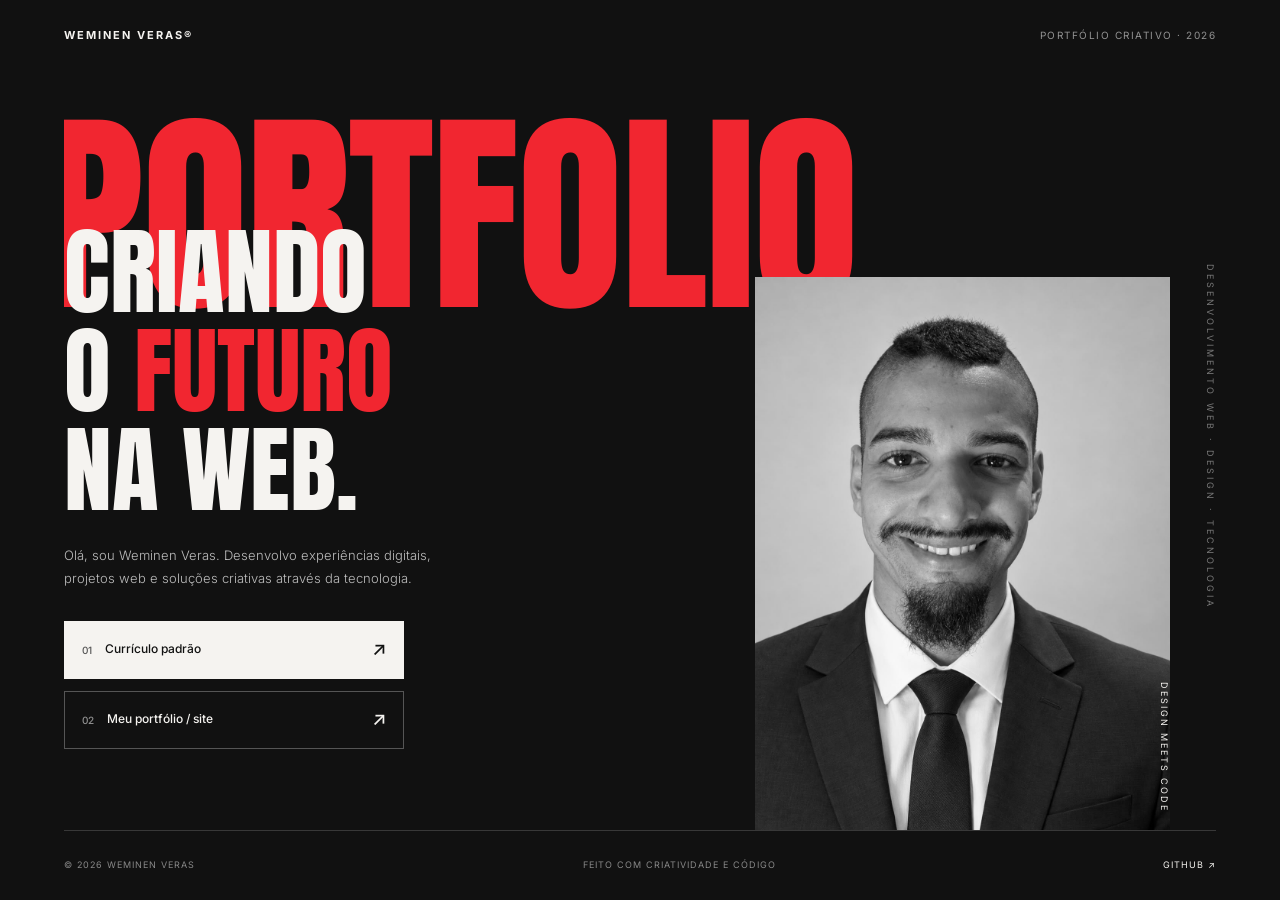
<file: index.html>
<!DOCTYPE html>
<html lang="pt-BR">
<head>
    <meta charset="UTF-8">
    <meta name="viewport" content="width=device-width, initial-scale=1.0">

    <title>Weminen Veras | Portfolio</title>

    <link rel="preconnect" href="https://fonts.googleapis.com">
    <link rel="preconnect" href="https://fonts.gstatic.com" crossorigin>

    <link href="https://fonts.googleapis.com/css2?family=Anton&family=Inter:wght@300;400;500;700&display=swap" rel="stylesheet">

    <link rel="stylesheet" href="css/inicio.css">
</head>

<body>

    <main class="pagina-inicial">

        <header class="topo">
            <a href="inicio.html" class="marca">WEMINEN VERAS®</a>
            <span class="data">PORTFÓLIO CRIATIVO · 2026</span>
        </header>

        <section class="hero">

            <div class="titulo-fundo" aria-hidden="true">
                PORTFOLIO
            </div>

            <div class="circulo"></div>

            <div class="hero-conteudo">
                

                <h1>
                    CRIANDO<br>
                    O <span>FUTURO</span><br>
                    NA WEB.
                </h1>

                <p class="descricao">
                    Olá, sou Weminen Veras. Desenvolvo experiências digitais,
                    projetos web e soluções criativas através da tecnologia.
                </p>

                <nav class="botoes">
                    <a href="curriculo.html" class="botao botao-principal">
                        <span>01</span>
                        Currículo padrão
                        <span class="seta">↗</span>
                    </a>

                    <a href="portfolio.html" class="botao botao-secundario">
                        <span>02</span>
                        Meu portfólio / site
                        <span class="seta">↗</span>
                    </a>
                </nav>
            </div>

            <div class="imagem-container">
                <img
                    src="assets/foto-quem-sou.jpeg"
                    alt="Retrato de Weminen Veras"
                    class="imagem-perfil"
                >
                <span class="imagem-legenda">DESIGN MEETS CODE</span>
            </div>

            <div class="texto-vertical" aria-hidden="true">
                DESENVOLVIMENTO WEB · DESIGN · TECNOLOGIA
            </div>

        </section>

        <footer class="rodape">
            <span>© 2026 WEMINEN VERAS</span>
            <span>FEITO COM CRIATIVIDADE E CÓDIGO</span>
            <a href="https://github.com/sampaio-studios"
               target="_blank"
               rel="noopener noreferrer">
                GITHUB ↗
            </a>
        </footer>

    </main>

    <script src="js/script.js"></script>
</body>
</html>
</file>
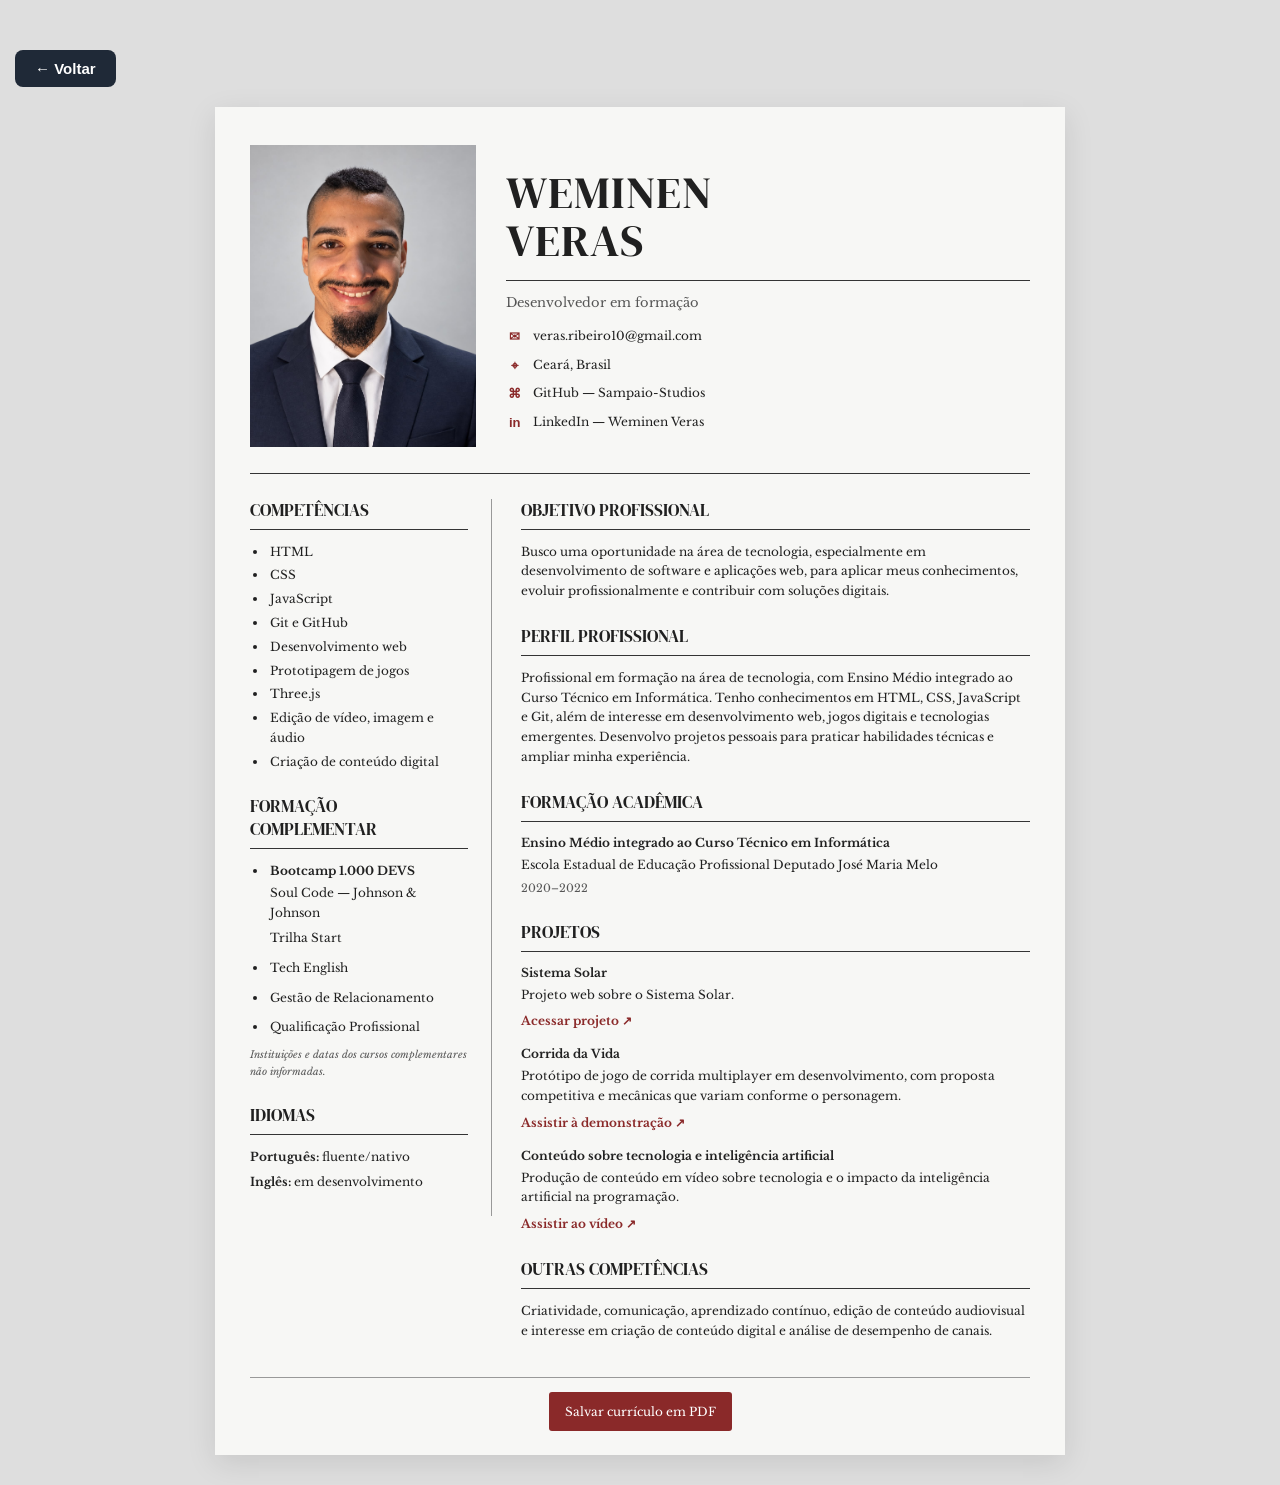
<file: curriculo.html>
<!DOCTYPE html>
<html lang="pt-BR">
<head>
  <meta charset="UTF-8">
  <meta name="viewport" content="width=device-width, initial-scale=1.0">
  <meta name="description" content="Currículo profissional de Weminen Veras">
  <title>Currículo | Weminen Veras</title>

  <link rel="preconnect" href="https://fonts.googleapis.com">
  <link rel="preconnect" href="https://fonts.gstatic.com" crossorigin>

  <link href="https://fonts.googleapis.com/css2?family=DM+Serif+Display&family=Libre+Baskerville:wght@400;700&display=swap" rel="stylesheet">

  <link rel="stylesheet" href="css/curriculo.css">
  <button type="button" class="btn-voltar" onclick="history.back()">
  ← Voltar
</button>
</head>

<body>
  <main class="curriculo">

    <!-- CABEÇALHO -->
    <header class="cabecalho">
      <div class="foto-container">
        <img
          src="assets/foto-quem-sou.jpeg"
          alt="Foto de Weminen Veras"
          class="foto-perfil"
        >
      </div>

      <div class="identidade">
        <p class="sobretitulo"></p>
        <h1>WEMINEN<br>VERAS</h1>
        <div class="linha-cabecalho"></div>

        <p class="cargo">Desenvolvedor em formação</p>

        <ul class="dados-pessoais">
          <li>
            <span class="icone" aria-hidden="true">✉</span>
            <a href="mailto:veras.ribeiro10@gmail.com">
              veras.ribeiro10@gmail.com
            </a>
          </li>

          <li>
            <span class="icone" aria-hidden="true">⌖</span>
            <span>Ceará, Brasil</span>
          </li>

          <li>
            <span class="icone" aria-hidden="true">⌘</span>
            <a
              href="https://github.com/Sampaio-Studios"
              target="_blank"
              rel="noopener noreferrer"
            >
              GitHub — Sampaio-Studios
            </a>
          </li>

          <li>
            <span class="icone" aria-hidden="true">in</span>
            <a
              href="https://www.linkedin.com/in/weminen-veras"
              target="_blank"
              rel="noopener noreferrer"
            >
              LinkedIn — Weminen Veras
            </a>
          </li>
        </ul>
      </div>
    </header>

    <div class="linha-principal"></div>

    <!-- CONTEÚDO -->
    <div class="conteudo">

      <!-- COLUNA ESQUERDA -->
      <aside class="lateral">

        <section class="secao">
          <h2>COMPETÊNCIAS</h2>

          <ul class="lista-habilidades">
            <li>HTML</li>
            <li>CSS</li>
            <li>JavaScript</li>
            <li>Git e GitHub</li>
            <li>Desenvolvimento web</li>
            <li>Prototipagem de jogos</li>
            <li>Three.js</li>
            <li>Edição de vídeo, imagem e áudio</li>
            <li>Criação de conteúdo digital</li>
          </ul>
        </section>

        <section class="secao">
          <h2>FORMAÇÃO COMPLEMENTAR</h2>

          <ul class="lista">
            <li>
              <h3>Bootcamp 1.000 DEVS</h3>
              <p>Soul Code — Johnson &amp; Johnson</p>
              <p>Trilha Start</p>
            </li>

            <li>
              <p>Tech English</p>
            </li>

            <li>
              <p>Gestão de Relacionamento</p>
            </li>

            <li>
              <p>Qualificação Profissional</p>
            </li>
          </ul>

          <p class="observacao">
            Instituições e datas dos cursos complementares não informadas.
          </p>
        </section>

        <section class="secao">
          <h2>IDIOMAS</h2>
          <p><strong>Português:</strong> fluente/nativo</p>
          <p><strong>Inglês:</strong> em desenvolvimento</p>
        </section>

      </aside>

      <!-- COLUNA DIREITA -->
      <div class="principal">

        <section class="secao">
          <h2>OBJETIVO PROFISSIONAL</h2>

          <p>
            Busco uma oportunidade na área de tecnologia, especialmente
            em desenvolvimento de software e aplicações web, para aplicar
            meus conhecimentos, evoluir profissionalmente e contribuir
            com soluções digitais.
          </p>
        </section>

        <section class="secao">
          <h2>PERFIL PROFISSIONAL</h2>

          <p>
            Profissional em formação na área de tecnologia, com Ensino
            Médio integrado ao Curso Técnico em Informática. Tenho
            conhecimentos em HTML, CSS, JavaScript e Git, além de interesse
            em desenvolvimento web, jogos digitais e tecnologias emergentes.
            Desenvolvo projetos pessoais para praticar habilidades técnicas
            e ampliar minha experiência.
          </p>
        </section>

        <section class="secao">
          <h2>FORMAÇÃO ACADÊMICA</h2>

          <article class="item-formacao">
            <h3>
              Ensino Médio integrado ao Curso Técnico em Informática
            </h3>

            <p>
              Escola Estadual de Educação Profissional
              Deputado José Maria Melo
            </p>

            <p class="periodo">2020–2022</p>
          </article>
        </section>

        <section class="secao">
          <h2>PROJETOS</h2>

          <article class="item-projeto">
            <h3>Sistema Solar</h3>

            <p>
              Projeto web sobre o Sistema Solar.
            </p>

            <a
              href="https://sampaio-studios.github.io/sampaio-studios/"
              target="_blank"
              rel="noopener noreferrer"
            >
              Acessar projeto ↗
            </a>
          </article>

          <article class="item-projeto">
            <h3>Corrida da Vida</h3>

            <p>
              Protótipo de jogo de corrida multiplayer em desenvolvimento,
              com proposta competitiva e mecânicas que variam conforme
              o personagem.
            </p>

            <a
              href="https://youtu.be/Pp9RPKqcXSA"
              target="_blank"
              rel="noopener noreferrer"
            >
              Assistir à demonstração ↗
            </a>
          </article>

          <article class="item-projeto">
            <h3>Conteúdo sobre tecnologia e inteligência artificial</h3>

            <p>
              Produção de conteúdo em vídeo sobre tecnologia e o impacto
              da inteligência artificial na programação.
            </p>

            <a
              href="https://youtu.be/vWOPnEX2gpE"
              target="_blank"
              rel="noopener noreferrer"
            >
              Assistir ao vídeo ↗
            </a>
          </article>
        </section>

        <section class="secao">
          <h2>OUTRAS COMPETÊNCIAS</h2>

          <p>
            Criatividade, comunicação, aprendizado contínuo, edição de
            conteúdo audiovisual e interesse em criação de conteúdo digital
            e análise de desempenho de canais.
          </p>
        </section>

      </div>
    </div>

    <!-- BOTÃO PARA SALVAR EM PDF -->
    <footer class="rodape">
      <button
        type="button"
        class="botao-imprimir"
        onclick="window.print()"
      >
        Salvar currículo em PDF
      </button>
    </footer>

  </main>
</body>
</html>
</file>
<file: css/inicio.css>
/* ========================================
   RESET E CONFIGURAÇÕES GERAIS
======================================== */

* {
    margin: 0;
    padding: 0;
    box-sizing: border-box;
}

:root {
    --preto: #111111;
    --branco: #f5f3f0;
    --vermelho: #f12630;
    --cinza: #929292;
    --linha: #383838;
}

html {
    scroll-behavior: smooth;
}

body {
    min-height: 100vh;
    background: var(--preto);
    color: var(--branco);
    font-family: "Inter", sans-serif;
    overflow-x: hidden;
}

a {
    color: inherit;
    text-decoration: none;
}

/* ========================================
   PÁGINA PRINCIPAL
======================================== */

.pagina-inicial {
    width: 100%;
    max-width: 1600px;
    min-height: 100vh;
    margin: 0 auto;
    padding: 28px 5% 18px;
    display: flex;
    flex-direction: column;
}

/* ========================================
   CABEÇALHO
======================================== */

.topo {
    position: relative;
    z-index: 10;
    display: flex;
    justify-content: space-between;
    align-items: center;
    gap: 20px;
}

.marca {
    font-size: 11px;
    font-weight: 700;
    letter-spacing: 2px;
}

.data {
    color: var(--cinza);
    font-size: 10px;
    letter-spacing: 1.5px;
    text-align: right;
}

/* ========================================
   ÁREA HERO
======================================== */

.hero {
    position: relative;
    isolation: isolate;
    flex: 1;
    min-height: 700px;
    display: flex;
    align-items: center;
    overflow: hidden;
}

/* TEXTO GIGANTE DE FUNDO */

.titulo-fundo {
    position: absolute;
    z-index: -1;
    top: 65px;
    left: -2%;
    width: 104%;
    overflow: hidden;

    font-family: "Anton", sans-serif;
    font-size: clamp(90px, 17vw, 230px);
    font-weight: 400;
    line-height: 1;
    letter-spacing: -2px;
    white-space: nowrap;
    color: var(--vermelho);

    pointer-events: none;
    user-select: none;
}

/* CÍRCULO VERMELHO ATRÁS DA FOTO */

.circulo {
    position: absolute;
    z-index: -1;
    right: 4%;
    bottom: 7%;

    width: clamp(220px, 30vw, 390px);
    aspect-ratio: 1;

    background: var(--vermelho);
    border-radius: 50%;
}

/* ========================================
   TEXTO PRINCIPAL
======================================== */

.hero-conteudo {
    position: relative;
    z-index: 3;

    width: 58%;
    padding-top: 150px;
    padding-bottom: 50px;
}

.etiqueta {
    margin-bottom: 22px;

    color: var(--cinza);
    font-size: 10px;
    font-weight: 500;
    line-height: 1.6;
    letter-spacing: 2px;
}

.hero h1 {
    position: relative;
    margin-bottom: 24px;

    font-family: "Anton", sans-serif;
    font-size: clamp(58px, 7.5vw, 105px);
    font-weight: 400;
    line-height: 1.03;
    letter-spacing: 0;

    overflow-wrap: normal;
}

.hero h1 span {
    color: var(--vermelho);
}

.descricao {
    max-width: 370px;
    margin-bottom: 30px;

    color: #bdbdbd;
    font-size: 13px;
    font-weight: 300;
    line-height: 1.8;
}

/* ========================================
   BOTÕES DE NAVEGAÇÃO
======================================== */

.botoes {
    position: relative;
    z-index: 5;

    display: flex;
    flex-direction: column;
    align-items: flex-start;
    gap: 12px;

    width: 100%;
    max-width: 340px;
}

.botao {
    width: 100%;
    min-height: 58px;
    padding: 12px 17px;

    display: flex;
    align-items: center;
    gap: 13px;

    border: 1px solid #555555;

    font-size: 12px;
    font-weight: 500;
    line-height: 1.4;

    transition:
        background-color 0.25s ease,
        color 0.25s ease,
        border-color 0.25s ease,
        transform 0.25s ease;
}

.botao > span:first-child {
    flex-shrink: 0;
    color: var(--cinza);
    font-size: 10px;
}

.botao .seta {
    flex-shrink: 0;
    margin-left: auto;
    font-size: 19px;
}

.botao-principal {
    color: var(--preto);
    background: var(--branco);
    border-color: var(--branco);
}

.botao-principal > span:first-child {
    color: #555555;
}

.botao-principal:hover {
    color: white;
    background: var(--vermelho);
    border-color: var(--vermelho);
    transform: translateX(5px);
}

.botao-secundario {
    color: var(--branco);
    background: transparent;
}

.botao-secundario:hover {
    color: white;
    background: var(--vermelho);
    border-color: var(--vermelho);
    transform: translateX(5px);
}

/* ========================================
   FOTO DE PERFIL
======================================== */

.imagem-container {
    position: absolute;
    z-index: 2;
    right: 4%;
    bottom: 0;

    width: 36%;
    height: 72%;

    display: flex;
    justify-content: center;
    align-items: flex-end;

    pointer-events: none;
}

.imagem-perfil {
    display: block;
    width: 100%;
    height: 100%;

    object-fit: contain;
    object-position: center bottom;

    filter: grayscale(100%);
    transition: filter 0.4s ease;
}

.imagem-container:hover .imagem-perfil {
    filter: grayscale(0%);
}

.imagem-legenda {
    position: absolute;
    right: 0;
    bottom: 18px;

    font-size: 9px;
    letter-spacing: 2px;
    writing-mode: vertical-rl;
}

/* TEXTO VERTICAL LATERAL */

.texto-vertical {
    position: absolute;
    z-index: 4;
    right: 0;
    top: 50%;

    transform: translateY(-50%);
    writing-mode: vertical-rl;

    color: #777777;
    font-size: 9px;
    letter-spacing: 3px;
}

/* ========================================
   RODAPÉ
======================================== */

.rodape {
    position: relative;
    z-index: 5;

    min-height: 52px;
    padding-top: 15px;

    display: flex;
    justify-content: space-between;
    align-items: center;
    gap: 15px;

    border-top: 1px solid var(--linha);

    color: #888888;
    font-size: 9px;
    letter-spacing: 1px;
}

.rodape a {
    color: var(--branco);
    transition: color 0.2s ease;
}

.rodape a:hover {
    color: var(--vermelho);
}

/* ========================================
   TABLETS
======================================== */

@media (min-width: 601px) and (max-width: 900px) {

    .pagina-inicial {
        padding-right: 4%;
        padding-left: 4%;
    }

    .hero {
        min-height: 750px;
    }

    .titulo-fundo {
        top: 100px;
        font-size: 19vw;
    }

    .hero-conteudo {
        width: 65%;
        padding-top: 160px;
    }

    .hero h1 {
        font-size: clamp(55px, 8vw, 78px);
    }

    .descricao {
        max-width: 330px;
    }

    .imagem-container {
        right: 0;
        width: 38%;
        height: 50%;
    }

    .circulo {
        right: -20px;
        bottom: 6%;
        width: 280px;
    }

    .texto-vertical {
        display: none;
    }
}

/* ========================================
   CELULARES
======================================== */

@media (max-width: 600px) {

    .pagina-inicial {
        min-height: 100vh;
        padding: 22px 20px 15px;
    }

    .topo {
        align-items: flex-start;
        gap: 12px;
    }

    .marca {
        font-size: 9px;
        letter-spacing: 1px;
    }

    .data {
        max-width: 150px;
        font-size: 8px;
        line-height: 1.5;
    }

    .hero {
        display: block;
        min-height: 850px;
        overflow: hidden;
    }

    .titulo-fundo {
        top: 65px;
        left: -2%;
        width: 104%;
        font-size: 20vw;
        letter-spacing: -1px;
    }

    .hero-conteudo {
        width: 100%;
        padding-top: 155px;
        padding-bottom: 330px;
    }

    .etiqueta {
        max-width: 300px;
        margin-bottom: 18px;
        font-size: 8px;
        letter-spacing: 1.5px;
    }

    .hero h1 {
        margin-bottom: 20px;
        font-size: clamp(53px, 13vw, 76px);
        line-height: 1.04;
    }

    .descricao {
        max-width: 100%;
        margin-bottom: 22px;
        font-size: 12px;
        line-height: 1.7;
    }

    .botoes {
        width: 100%;
        max-width: 100%;
        gap: 10px;
    }

    .botao {
        min-height: 52px;
        padding: 11px 13px;
        font-size: 11px;
    }

    .imagem-container {
        right: 0;
        bottom: 0;
        width: 65%;
        height: 290px;
    }

    .circulo {
        right: -15px;
        bottom: 15px;
        width: 220px;
    }

    .imagem-legenda {
        bottom: 10px;
        font-size: 8px;
    }

    .texto-vertical {
        display: none;
    }

    .rodape {
        flex-wrap: wrap;
        gap: 10px;
        min-height: 45px;
        padding-top: 12px;
        font-size: 8px;
    }

    .rodape span:nth-child(2) {
        display: none;
    }
}

/* ========================================
   TELAS MUITO PEQUENAS
======================================== */

@media (max-width: 360px) {

    .pagina-inicial {
        padding-right: 15px;
        padding-left: 15px;
    }

    .hero {
        min-height: 820px;
    }

    .hero h1 {
        font-size: 51px;
    }

    .titulo-fundo {
        font-size: 19vw;
    }

    .hero-conteudo {
        padding-bottom: 300px;
    }

    .imagem-container {
        width: 68%;
        height: 255px;
    }

    .circulo {
        width: 190px;
    }

    .rodape {
        font-size: 7px;
    }
}

/* ========================================
   ACESSIBILIDADE
======================================== */

@media (prefers-reduced-motion: reduce) {

    html {
        scroll-behavior: auto;
    }

    *,
    *::before,
    *::after {
        transition: none !important;
        animation: none !important;
    }
}

/* ========================================
   IMPRESSÃO
======================================== */

@media print {

    body {
        background: var(--preto);
        print-color-adjust: exact;
        -webkit-print-color-adjust: exact;
    }

    .pagina-inicial {
        min-height: 100vh;
    }

    .rodape {
        border-color: #555555;
    }
}
</file>
<file: css/curriculo.css>
/* CURRÍCULO — Weminen Veras */
:root {
  --fundo: #f7f7f5;
  --texto: #202020;
  --texto-suave: #555;
  --linha: #343434;
  --detalhe: #8a2929;
}

* {
  margin: 0;
  padding: 0;
  box-sizing: border-box;
}

body {
  padding: 30px 15px;
  background: #dedede;
  color: var(--texto);
  font-family: "Libre Baskerville", Georgia, serif;
  font-size: 12px;
  line-height: 1.65;
}

a {
  color: inherit;
  text-decoration: none;
  overflow-wrap: anywhere;
}

a:hover {
  color: var(--detalhe);
  text-decoration: underline;
}

.curriculo {
  width: 100%;
  max-width: 850px;
  margin: 0 auto;
  padding: 38px 35px 24px;
  background: var(--fundo);
  box-shadow: 0 8px 28px rgb(0 0 0 / 10%);
}

.cabecalho {
  display: grid;
  grid-template-columns: 29% minmax(0, 1fr);
  gap: 30px;
  align-items: center;
  padding-bottom: 26px;
}

.foto-container {
  width: 100%;
  aspect-ratio: 3 / 4;
  overflow: hidden;
  background: #e5e5e5;
}

.foto-perfil {
  display: block;
  width: 100%;
  height: 100%;
  object-fit: cover;
  object-position: center top;
}

.identidade {
  min-width: 0;
}

.sobretitulo {
  margin-bottom: 9px;
  color: var(--detalhe);
  font-family: Arial, sans-serif;
  font-size: 10px;
  font-weight: 700;
  letter-spacing: 2px;
}

.identidade h1 {
  margin-bottom: 15px;
  font-family: "DM Serif Display", Georgia, serif;
  font-size: clamp(32px, 5vw, 45px);
  font-weight: 400;
  line-height: 1.08;
  letter-spacing: 1px;
  overflow-wrap: anywhere;
}

.linha-cabecalho {
  width: 100%;
  height: 1px;
  margin-bottom: 11px;
  background: var(--linha);
}

.cargo {
  margin-bottom: 13px;
  color: var(--texto-suave);
  font-size: 13px;
}

.dados-pessoais {
  display: flex;
  flex-direction: column;
  gap: 7px;
  list-style: none;
}

.dados-pessoais li {
  display: flex;
  align-items: flex-start;
  gap: 10px;
  min-width: 0;
}

.icone {
  flex: 0 0 17px;
  color: var(--detalhe);
  font-family: Arial, sans-serif;
  font-size: 13px;
  font-weight: 700;
  text-align: center;
}

.linha-principal {
  width: 100%;
  height: 1px;
  margin-bottom: 25px;
  background: var(--linha);
}

.conteudo {
  display: grid;
  grid-template-columns: 31% minmax(0, 1fr);
  gap: 29px;
  align-items: start;
}

.lateral {
  padding-right: 23px;
  border-right: 1px solid #999;
}

.principal {
  min-width: 0;
}

.secao {
  margin-bottom: 24px;
  break-inside: avoid;
}

.secao h2 {
  margin-bottom: 12px;
  padding-bottom: 7px;
  border-bottom: 1px solid var(--linha);
  font-family: "DM Serif Display", Georgia, serif;
  font-size: 17px;
  font-weight: 400;
  line-height: 1.35;
}

.secao p {
  margin-bottom: 5px;
}

.secao h3 {
  margin-bottom: 3px;
  font-size: 12px;
  font-weight: 700;
  line-height: 1.5;
}

.lista,
.lista-habilidades {
  padding-left: 18px;
}

.lista > li {
  margin-bottom: 10px;
  padding-left: 2px;
}

.lista-habilidades li {
  margin-bottom: 4px;
  padding-left: 2px;
}

.observacao {
  margin-top: 8px;
  color: var(--texto-suave);
  font-size: 10px;
  font-style: italic;
}

.item-formacao,
.item-projeto {
  margin-bottom: 14px;
  break-inside: avoid;
}

.item-formacao p,
.item-projeto p {
  margin-bottom: 4px;
}

.periodo {
  color: var(--texto-suave);
  font-size: 11px;
}

.item-projeto a {
  display: inline-block;
  margin-top: 3px;
  color: var(--detalhe);
  font-weight: 700;
}

.rodape {
  display: flex;
  justify-content: center;
  margin-top: 12px;
  padding-top: 14px;
  border-top: 1px solid #999;
}

.botao-imprimir {
  padding: 10px 16px;
  border: 0;
  border-radius: 3px;
  background: var(--detalhe);
  color: #fff;
  font: inherit;
  cursor: pointer;
}

.botao-imprimir:hover {
  background: #681d1d;
}

/* CELULARES */
@media (max-width: 600px) {
  body {
    padding: 0;
    font-size: 11px;
  }

  .curriculo {
    padding: 22px 18px;
    box-shadow: none;
  }

  .cabecalho {
    grid-template-columns: 32% minmax(0, 1fr);
    gap: 16px;
    padding-bottom: 20px;
  }

  .sobretitulo {
    font-size: 8px;
    letter-spacing: 1px;
  }

  .identidade h1 {
    margin-bottom: 10px;
    font-size: clamp(25px, 7vw, 34px);
  }

  .cargo {
    font-size: 11px;
  }

  .dados-pessoais {
    gap: 6px;
  }

  .dados-pessoais li {
    gap: 6px;
  }

  .conteudo {
    grid-template-columns: 1fr;
    gap: 10px;
  }

  .lateral {
    padding-right: 0;
    padding-bottom: 3px;
    border-right: 0;
    border-bottom: 1px solid #999;
  }

  .secao {
    margin-bottom: 21px;
  }

  .secao h2 {
    font-size: 16px;
  }
}

/* IMPRESSÃO EM A4 / PDF */
@page {
  size: A4;
  margin: 10mm;
}

@media print {
  body {
    padding: 0;
    background: #fff;
    font-size: 9px;
    line-height: 1.45;
    print-color-adjust: exact;
    -webkit-print-color-adjust: exact;
  }

  .curriculo {
    width: 100%;
    max-width: none;
    padding: 5mm 4mm;
    box-shadow: none;
  }

  .cabecalho {
    grid-template-columns: 25% minmax(0, 1fr);
    gap: 7mm;
    padding-bottom: 5mm;
  }

  .foto-container {
    max-height: 47mm;
  }

  .identidade h1 {
    font-size: 30px;
  }

  .dados-pessoais {
    gap: 3px;
  }

  .linha-principal {
    margin-bottom: 5mm;
  }

  .conteudo {
    grid-template-columns: 30% minmax(0, 1fr);
    gap: 6mm;
  }

  .lateral {
    padding-right: 4mm;
  }

  .secao {
    margin-bottom: 5mm;
  }

  .secao h2 {
    margin-bottom: 2mm;
    padding-bottom: 1mm;
    font-size: 13px;
  }

  .secao h3 {
    font-size: 9px;
  }

  .lista > li {
    margin-bottom: 2mm;
  }

  .item-formacao,
  .item-projeto {
    margin-bottom: 3mm;
  }

  .rodape {
    display: none;
  }

  a {
    color: inherit;
    text-decoration: none;
  }
}
.btn-voltar {
    display: inline-block;
    margin: 20px 0;
    padding: 10px 20px;
    background-color: #1f2937;
    color: #ffffff;
    border: none;
    border-radius: 8px;
    font-size: 15px;
    font-weight: 600;
    cursor: pointer;
    transition: background-color 0.3s ease, transform 0.2s ease;
}

.btn-voltar:hover {
    background-color: #374151;
    transform: translateX(-3px);
}

.btn-voltar:focus-visible {
    outline: 3px solid #60a5fa;
    outline-offset: 3px;
}

@media print {
    .btn-voltar {
        display: none;
    }
}
</file>
